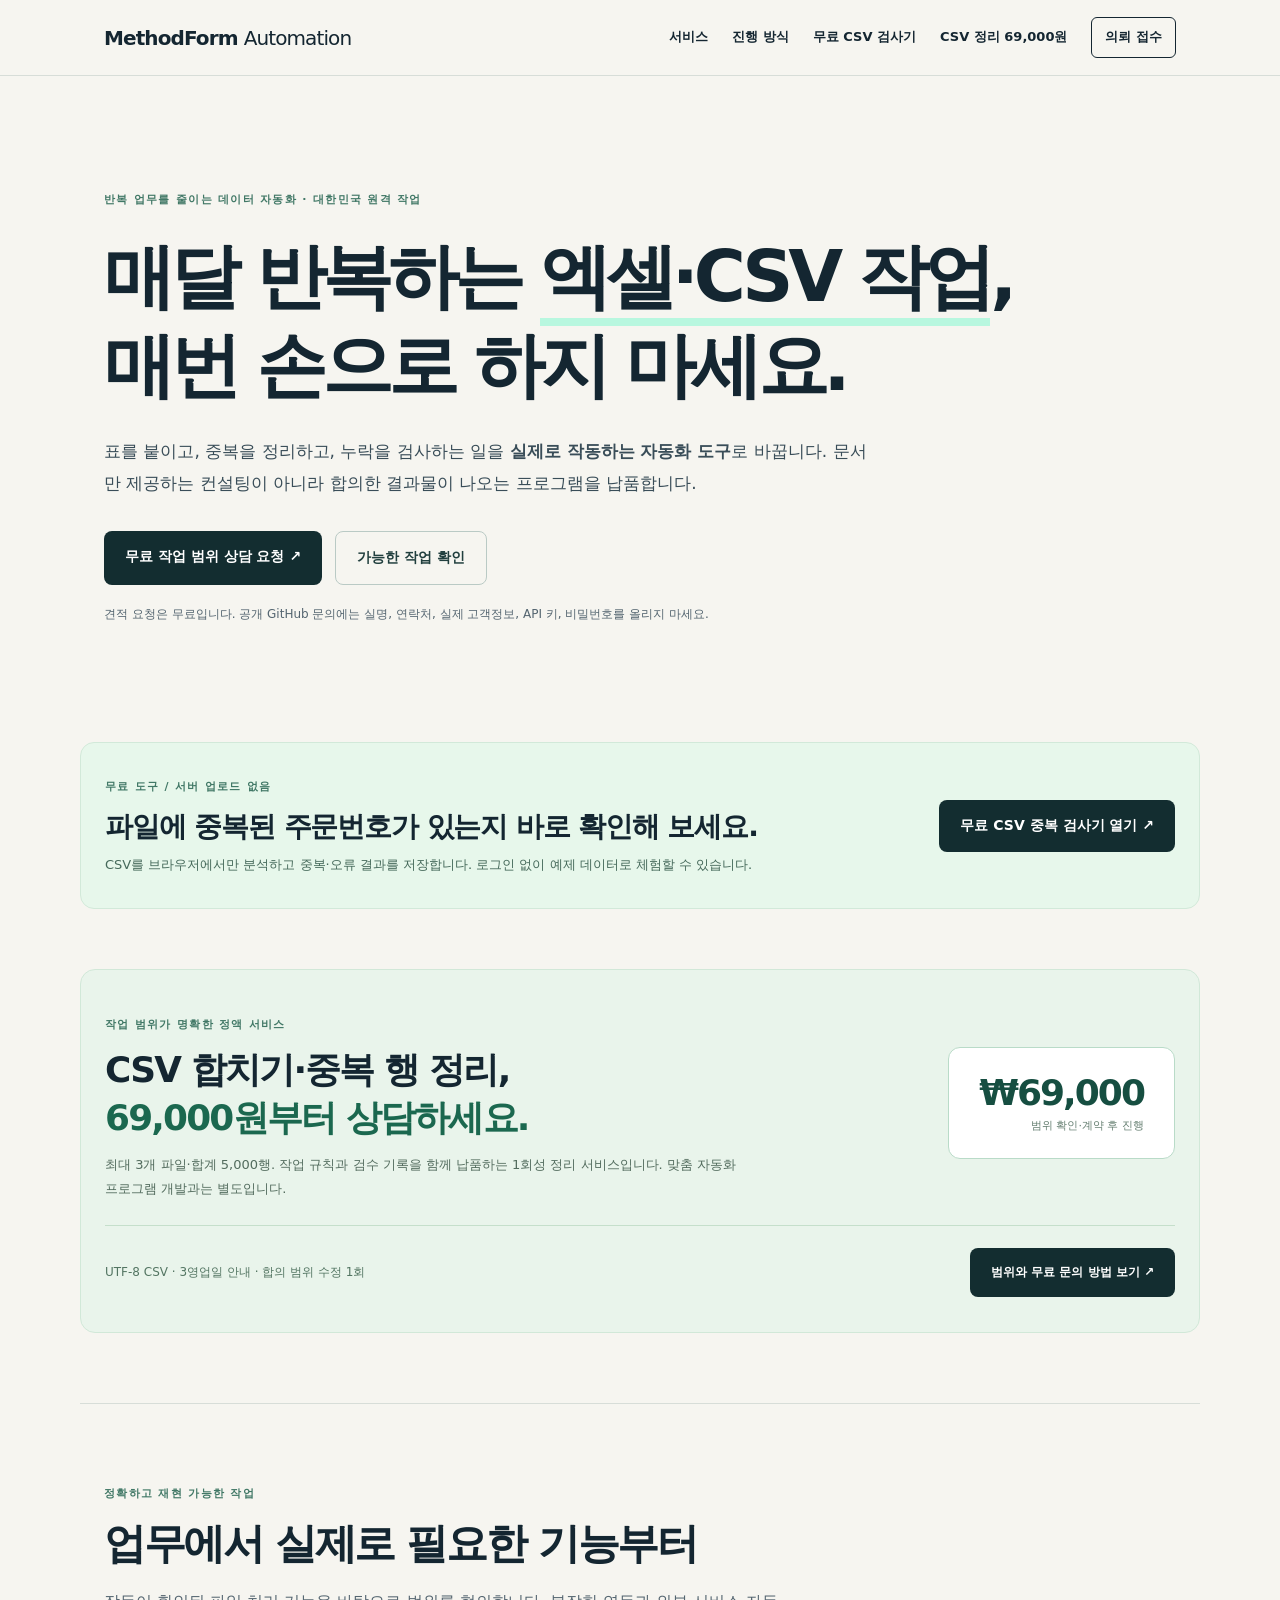
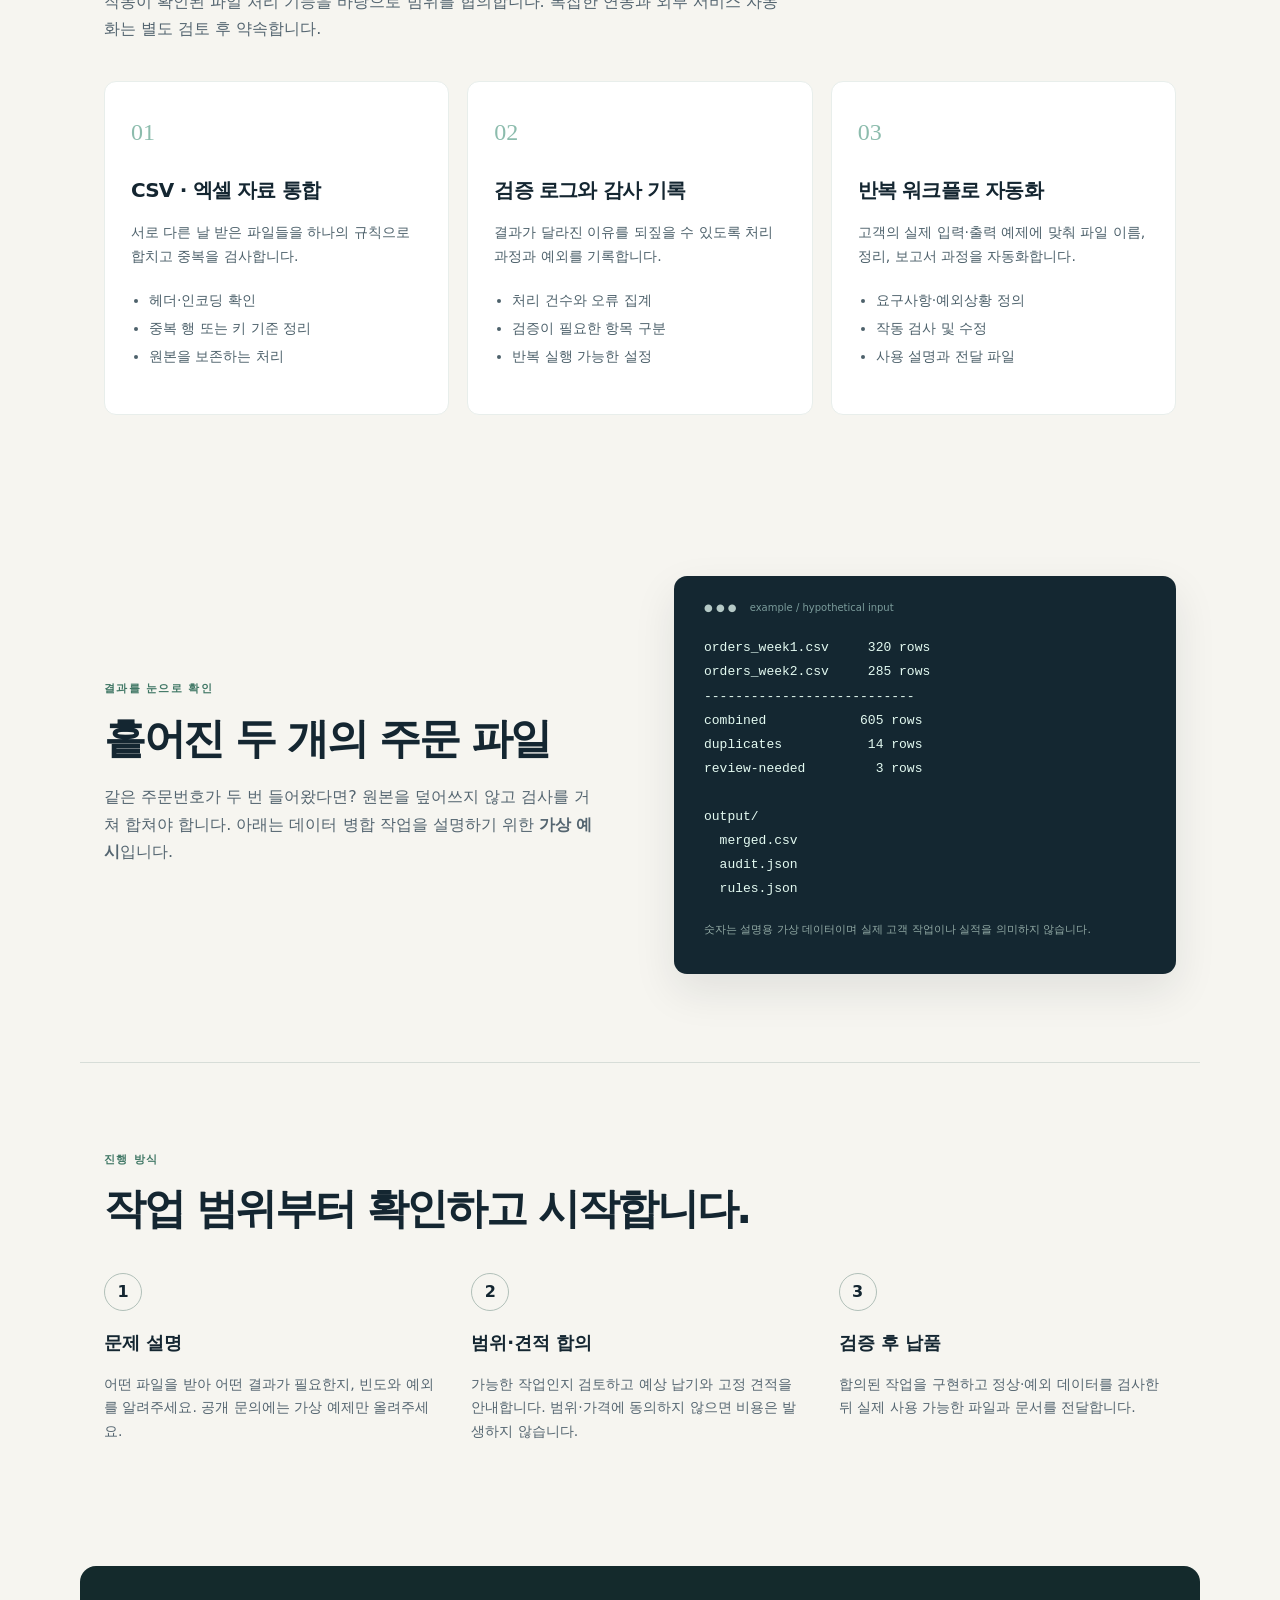
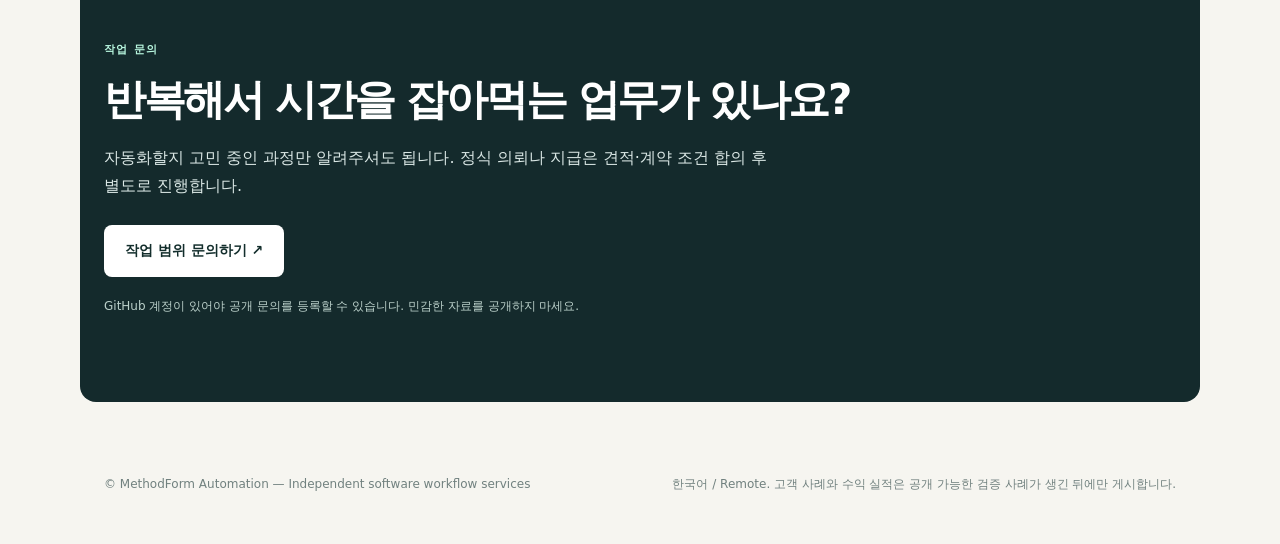
<file: index.html>
<!doctype html>
<html lang="ko">
<head>
<meta charset="utf-8">
<meta name="viewport" content="width=device-width, initial-scale=1">
<title>MethodForm Automation | 엑셀·CSV 반복업무 맞춤 자동화</title>
<meta name="description" content="반복되는 CSV 병합·중복 정리·데이터 검증·업무 보고서 작성을 실제 작동하는 자동화 도구로 해결합니다. 예제 데이터로 범위를 검증한 후 고정 견적을 안내합니다.">
<meta name="robots" content="index,follow">
<meta name="theme-color" content="#111d25">
<link rel="icon" type="image/svg+xml" href="favicon.svg">
<link rel="stylesheet" href="site.css">
</head>
<body>
<header class="top"><a class="logo" href="./">MethodForm <span>Automation</span></a><nav><a href="#service">서비스</a><a href="#process">진행 방식</a><a href="csv-checker.html">무료 CSV 검사기</a><a href="csv-merge-service.html">CSV 정리 69,000원</a><a class="nav-cta" href="https://github.com/Melon3215/methodform-automation/issues/new?template=service-request.yml">의뢰 접수</a></nav></header>
<main>
<section class="hero wrap">
  <p class="eyebrow">반복 업무를 줄이는 데이터 자동화 · 대한민국 원격 작업</p>
  <h1>매달 반복하는 <em>엑셀·CSV 작업</em>,<br>매번 손으로 하지 마세요.</h1>
  <p class="lead">표를 붙이고, 중복을 정리하고, 누락을 검사하는 일을 <strong>실제로 작동하는 자동화 도구</strong>로 바꿉니다. 문서만 제공하는 컨설팅이 아니라 합의한 결과물이 나오는 프로그램을 납품합니다.</p>
  <div class="actions"><a class="button main" href="https://github.com/Melon3215/methodform-automation/issues/new?template=service-request.yml">무료 작업 범위 상담 요청 <span aria-hidden="true">↗</span></a><a class="button quiet" href="#service">가능한 작업 확인</a></div>
  <p class="note">견적 요청은 무료입니다. 공개 GitHub 문의에는 실명, 연락처, 실제 고객정보, API 키, 비밀번호를 올리지 마세요.</p>
</section>
<section class="wrap free-tool-banner" aria-label="무료 CSV 검사기"><div><p class="eyebrow">무료 도구 / 서버 업로드 없음</p><h2>파일에 중복된 주문번호가 있는지 바로 확인해 보세요.</h2><p>CSV를 브라우저에서만 분석하고 중복·오류 결과를 저장합니다. 로그인 없이 예제 데이터로 체험할 수 있습니다.</p></div><a class="button main" href="csv-checker.html">무료 CSV 중복 검사기 열기 ↗</a></section>
<section class="wrap fixed-offer" aria-label="69,000원 CSV 정리 대행">
  <div class="fixed-offer-intro">
    <div><p class="eyebrow">작업 범위가 명확한 정액 서비스</p><h2>CSV 합치기·중복 행 정리,<br><strong>69,000원부터 상담하세요.</strong></h2><p>최대 3개 파일·합계 5,000행. 작업 규칙과 검수 기록을 함께 납품하는 1회성 정리 서비스입니다. 맞춤 자동화 프로그램 개발과는 별도입니다.</p></div>
    <div class="fixed-price"><strong>₩69,000</strong><span>범위 확인·계약 후 진행</span></div>
  </div>
  <div class="fixed-offer-foot"><span>UTF-8 CSV · 3영업일 안내 · 합의 범위 수정 1회</span><a class="button main" href="csv-merge-service.html">범위와 무료 문의 방법 보기 ↗</a></div>
</section>
<section class="proof wrap" id="service">
  <div class="section-head"><p class="eyebrow">정확하고 재현 가능한 작업</p><h2>업무에서 실제로 필요한 기능부터</h2><p>작동이 확인된 파일 처리 기능을 바탕으로 범위를 협의합니다. 복잡한 연동과 외부 서비스 자동화는 별도 검토 후 약속합니다.</p></div>
  <div class="tiles">
    <article><span class="index">01</span><h3>CSV · 엑셀 자료 통합</h3><p>서로 다른 날 받은 파일들을 하나의 규칙으로 합치고 중복을 검사합니다.</p><ul><li>헤더·인코딩 확인</li><li>중복 행 또는 키 기준 정리</li><li>원본을 보존하는 처리</li></ul></article>
    <article><span class="index">02</span><h3>검증 로그와 감사 기록</h3><p>결과가 달라진 이유를 되짚을 수 있도록 처리 과정과 예외를 기록합니다.</p><ul><li>처리 건수와 오류 집계</li><li>검증이 필요한 항목 구분</li><li>반복 실행 가능한 설정</li></ul></article>
    <article><span class="index">03</span><h3>반복 워크플로 자동화</h3><p>고객의 실제 입력·출력 예제에 맞춰 파일 이름, 정리, 보고서 과정을 자동화합니다.</p><ul><li>요구사항·예외상황 정의</li><li>작동 검사 및 수정</li><li>사용 설명과 전달 파일</li></ul></article>
  </div>
</section>
<section class="example wrap">
  <div><p class="eyebrow">결과를 눈으로 확인</p><h2>흩어진 두 개의 주문 파일</h2><p>같은 주문번호가 두 번 들어왔다면? 원본을 덮어쓰지 않고 검사를 거쳐 합쳐야 합니다. 아래는 데이터 병합 작업을 설명하기 위한 <strong>가상 예시</strong>입니다.</p></div>
  <div class="terminal"><div class="dots">● ● ● <span>example / hypothetical input</span></div><pre>orders_week1.csv     320 rows
orders_week2.csv     285 rows
---------------------------
combined            605 rows
duplicates           14 rows
review-needed         3 rows

output/
  merged.csv
  audit.json
  rules.json</pre><p>숫자는 설명용 가상 데이터이며 실제 고객 작업이나 실적을 의미하지 않습니다.</p></div>
</section>
<section class="process wrap" id="process"><div class="section-head"><p class="eyebrow">진행 방식</p><h2>작업 범위부터 확인하고 시작합니다.</h2></div><div class="steps"><div><b>1</b><h3>문제 설명</h3><p>어떤 파일을 받아 어떤 결과가 필요한지, 빈도와 예외를 알려주세요. 공개 문의에는 가상 예제만 올려주세요.</p></div><div><b>2</b><h3>범위·견적 합의</h3><p>가능한 작업인지 검토하고 예상 납기와 고정 견적을 안내합니다. 범위·가격에 동의하지 않으면 비용은 발생하지 않습니다.</p></div><div><b>3</b><h3>검증 후 납품</h3><p>합의된 작업을 구현하고 정상·예외 데이터를 검사한 뒤 실제 사용 가능한 파일과 문서를 전달합니다.</p></div></div></section>
<section class="bottom wrap"><p class="eyebrow">작업 문의</p><h2>반복해서 시간을 잡아먹는 업무가 있나요?</h2><p>자동화할지 고민 중인 과정만 알려주셔도 됩니다. 정식 의뢰나 지급은 견적·계약 조건 합의 후 별도로 진행합니다.</p><a class="button white" href="https://github.com/Melon3215/methodform-automation/issues/new?template=service-request.yml">작업 범위 문의하기 ↗</a><p class="note">GitHub 계정이 있어야 공개 문의를 등록할 수 있습니다. 민감한 자료를 공개하지 마세요.</p></section>
</main><footer class="wrap"><p>© MethodForm Automation — Independent software workflow services</p><p>한국어 / Remote. 고객 사례와 수익 실적은 공개 가능한 검증 사례가 생긴 뒤에만 게시합니다.</p></footer>
</body></html>
</file>
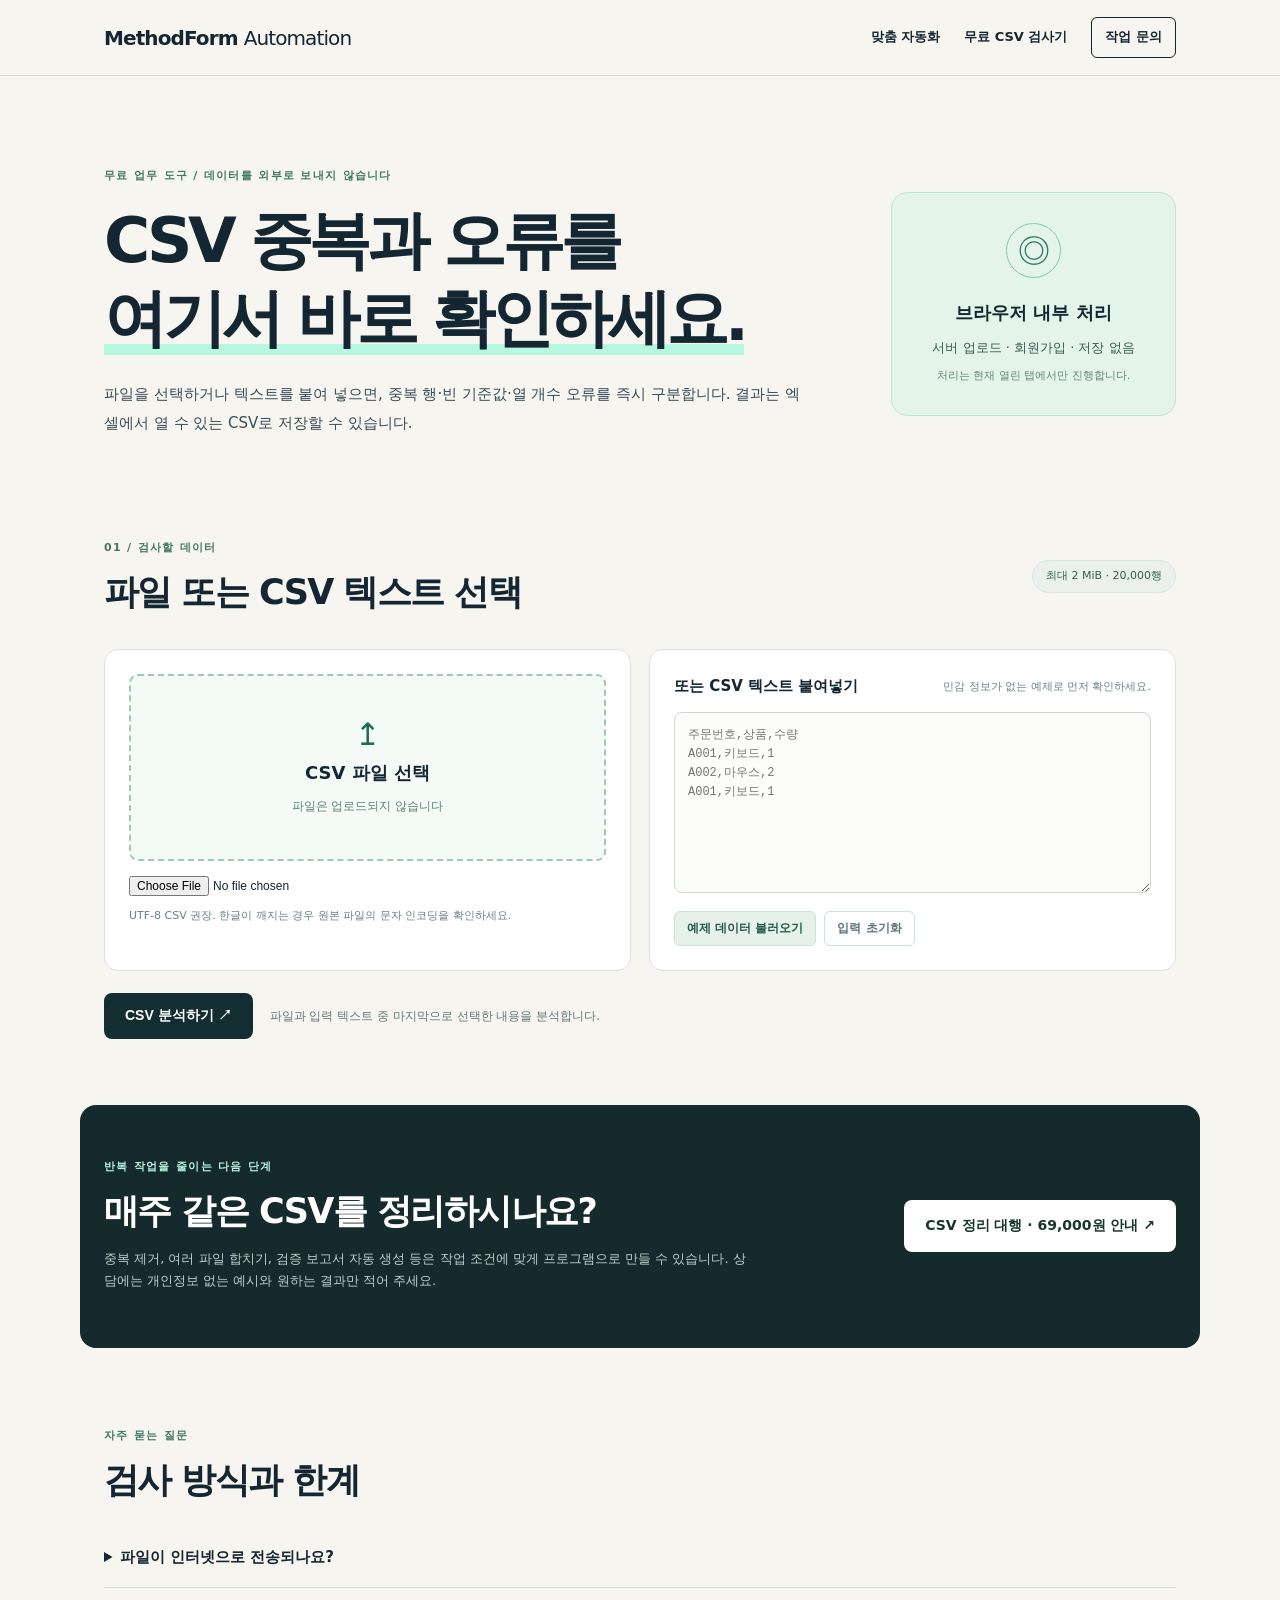
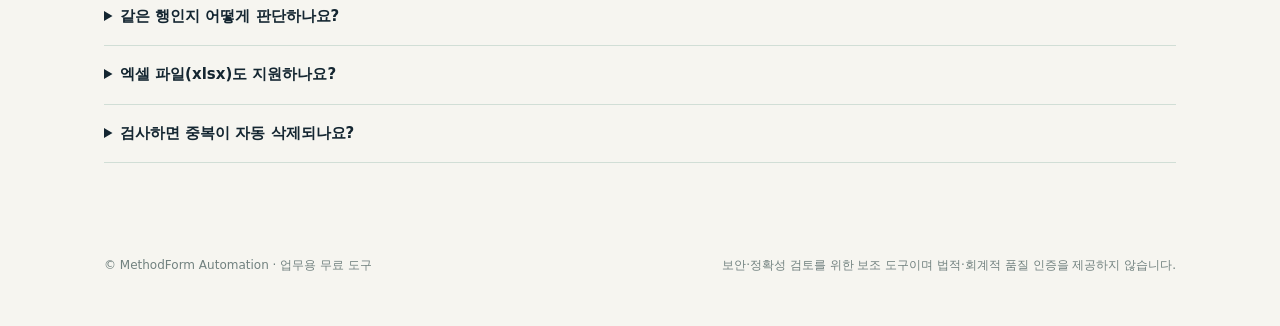
<file: csv-checker.html>
<!doctype html>
<html lang="ko">
<head>
<meta charset="utf-8">
<meta name="viewport" content="width=device-width, initial-scale=1">
<title>무료 CSV 중복·오류 검사기 | MethodForm Automation</title>
<meta name="description" content="설치·업로드 없이 CSV 파일의 중복 행과 열 개수 오류를 검사하고, 검토 결과를 CSV로 저장하세요. 모든 처리는 브라우저 안에서만 이루어집니다.">
<meta name="robots" content="index,follow">
<meta name="theme-color" content="#f6f5f0">
<link rel="canonical" href="https://melon3215.github.io/methodform-automation/csv-checker.html">
<link rel="icon" type="image/svg+xml" href="favicon.svg">
<link rel="stylesheet" href="site.css">
<link rel="stylesheet" href="checker.css">
<script type="module" src="checker.js"></script>
</head>
<body>
<header class="top"><a class="logo" href="./">MethodForm <span>Automation</span></a><nav aria-label="주요 메뉴"><a href="./#service">맞춤 자동화</a><a href="./csv-checker.html" aria-current="page">무료 CSV 검사기</a><a class="nav-cta" href="https://github.com/Melon3215/methodform-automation/issues/new?template=service-request.yml">작업 문의</a></nav></header>
<main>
<section class="checker-hero wrap">
  <div><p class="eyebrow">무료 업무 도구 / 데이터를 외부로 보내지 않습니다</p><h1>CSV 중복과 오류를<br><em>여기서 바로 확인하세요.</em></h1><p class="lead">파일을 선택하거나 텍스트를 붙여 넣으면, 중복 행·빈 기준값·열 개수 오류를 즉시 구분합니다. 결과는 엑셀에서 열 수 있는 CSV로 저장할 수 있습니다.</p></div>
  <div class="privacy-mark"><span class="privacy-icon" aria-hidden="true">◎</span><strong>브라우저 내부 처리</strong><span>서버 업로드 · 회원가입 · 저장 없음</span><small>처리는 현재 열린 탭에서만 진행합니다.</small></div>
</section>
<section class="tool wrap" aria-labelledby="tool-title">
  <div class="tool-head"><div><p class="eyebrow">01 / 검사할 데이터</p><h2 id="tool-title">파일 또는 CSV 텍스트 선택</h2></div><span class="limit-chip">최대 2 MiB · 20,000행</span></div>
  <div class="input-grid">
    <div class="upload-card"><label for="csv-file" class="upload-label"><span aria-hidden="true" class="upload-icon">↥</span><strong>CSV 파일 선택</strong><span>파일은 업로드되지 않습니다</span></label><input id="csv-file" type="file" accept=".csv,text/csv,text/plain" aria-describedby="file-help"><p id="file-help" class="minor">UTF-8 CSV 권장. 한글이 깨지는 경우 원본 파일의 문자 인코딩을 확인하세요.</p></div>
    <div class="paste-card"><label for="csv-text"><strong>또는 CSV 텍스트 붙여넣기</strong><span class="minor">민감 정보가 없는 예제로 먼저 확인하세요.</span></label><textarea id="csv-text" rows="8" spellcheck="false" placeholder="주문번호,상품,수량&#10;A001,키보드,1&#10;A002,마우스,2&#10;A001,키보드,1"></textarea><div class="small-actions"><button type="button" id="sample" class="minor-button">예제 데이터 불러오기</button><button type="button" id="clear" class="minor-button ghost">입력 초기화</button></div></div>
  </div>
  <div class="tool-actions"><button type="button" id="inspect" class="button main">CSV 분석하기 <span aria-hidden="true">↗</span></button><span id="input-message" role="status" aria-live="polite">파일과 입력 텍스트 중 마지막으로 선택한 내용을 분석합니다.</span></div>
</section>
<section id="results" class="results wrap" aria-labelledby="result-title" hidden>
  <div class="result-heading"><div><p class="eyebrow">02 / 데이터 검사 결과</p><h2 id="result-title">행별 검사 리포트</h2></div><button type="button" id="download" class="button quiet">검사 결과 CSV 저장 ↓</button></div>
  <div class="stat-grid">
    <article><span>검사한 데이터 행</span><strong id="total">—</strong></article>
    <article><span>중복 행</span><strong id="duplicate">—</strong></article>
    <article><span>열 개수 불일치</span><strong id="bad-columns">—</strong></article>
    <article><span>기준 열 빈칸</span><strong id="empty-key">—</strong></article>
  </div>
  <div class="review-settings"><div><h3>중복 확인 기준 열</h3><p>선택한 열의 값을 기준으로 비교합니다. 앞뒤 공백과 영문 대소문자 차이는 무시합니다.</p></div><fieldset id="key-fields"><legend class="sr-only">중복 확인 기준 열 선택</legend></fieldset></div>
  <div class="table-header"><p id="result-summary" role="status" aria-live="polite"></p><label for="status-filter">행 필터 <select id="status-filter"><option value="all">전체</option><option value="중복">중복</option><option value="열 개수 불일치">열 개수 불일치</option><option value="기준 열 빈칸">기준 열 빈칸</option><option value="정상">정상</option></select></label></div>
  <div class="table-scroll" tabindex="0" role="region" aria-label="검사 결과 표, 가로 스크롤 가능"><table><thead id="result-head"></thead><tbody id="result-body"></tbody></table></div>
  <div class="table-foot"><span>화면에는 최대 20개 행만 표시하며, 저장 파일에는 전체 검사 결과가 포함됩니다.</span><span>중복 행의 ‘최초행’은 원본 파일의 첫 발견 위치입니다.</span></div>
</section>
<section class="checker-cta wrap">
  <div><p class="eyebrow">반복 작업을 줄이는 다음 단계</p><h2>매주 같은 CSV를 정리하시나요?</h2><p>중복 제거, 여러 파일 합치기, 검증 보고서 자동 생성 등은 작업 조건에 맞게 프로그램으로 만들 수 있습니다. 상담에는 개인정보 없는 예시와 원하는 결과만 적어 주세요.</p></div>
  <a class="button white" href="csv-merge-service.html">CSV 정리 대행 · 69,000원 안내 ↗</a>
</section>
<section class="faq wrap" aria-labelledby="faq-title"><p class="eyebrow">자주 묻는 질문</p><h2 id="faq-title">검사 방식과 한계</h2><details><summary>파일이 인터넷으로 전송되나요?</summary><p>아니요. 이 검사기는 파일의 내용을 브라우저에서만 읽습니다. 검사 결과를 서버에 보내거나 저장하지 않으며, 탭을 닫으면 분석 내용은 사라집니다. 민감한 파일은 사용 환경과 브라우저 확장 프로그램도 확인하세요.</p></details><details><summary>같은 행인지 어떻게 판단하나요?</summary><p>선택한 기준 열들의 값이 같은지를 확인합니다. 공백·영문 대소문자·호환 문자 차이를 정규화합니다. 두 번째 등장부터 중복으로 표시합니다. 열 개수가 다른 행과 기준값이 비어 있는 행은 따로 표시합니다.</p></details><details><summary>엑셀 파일(xlsx)도 지원하나요?</summary><p>현재는 쉼표·탭·세미콜론 구분의 UTF-8 텍스트 CSV만 지원합니다. Excel에서 ‘CSV UTF-8’로 저장해 검사하세요. 복잡한 엑셀 자동화는 맞춤 문의를 이용해 주세요.</p></details><details><summary>검사하면 중복이 자동 삭제되나요?</summary><p>아니요. 원본 보존을 우선해 중복 여부와 최초 등장 행을 표시한 리포트만 저장합니다. 실제 삭제·병합 작업은 데이터별 기준과 확인 절차가 필요합니다.</p></details></section>
</main>
<footer class="wrap"><p>© MethodForm Automation · 업무용 무료 도구</p><p>보안·정확성 검토를 위한 보조 도구이며 법적·회계적 품질 인증을 제공하지 않습니다.</p></footer>
</body></html>
</file>
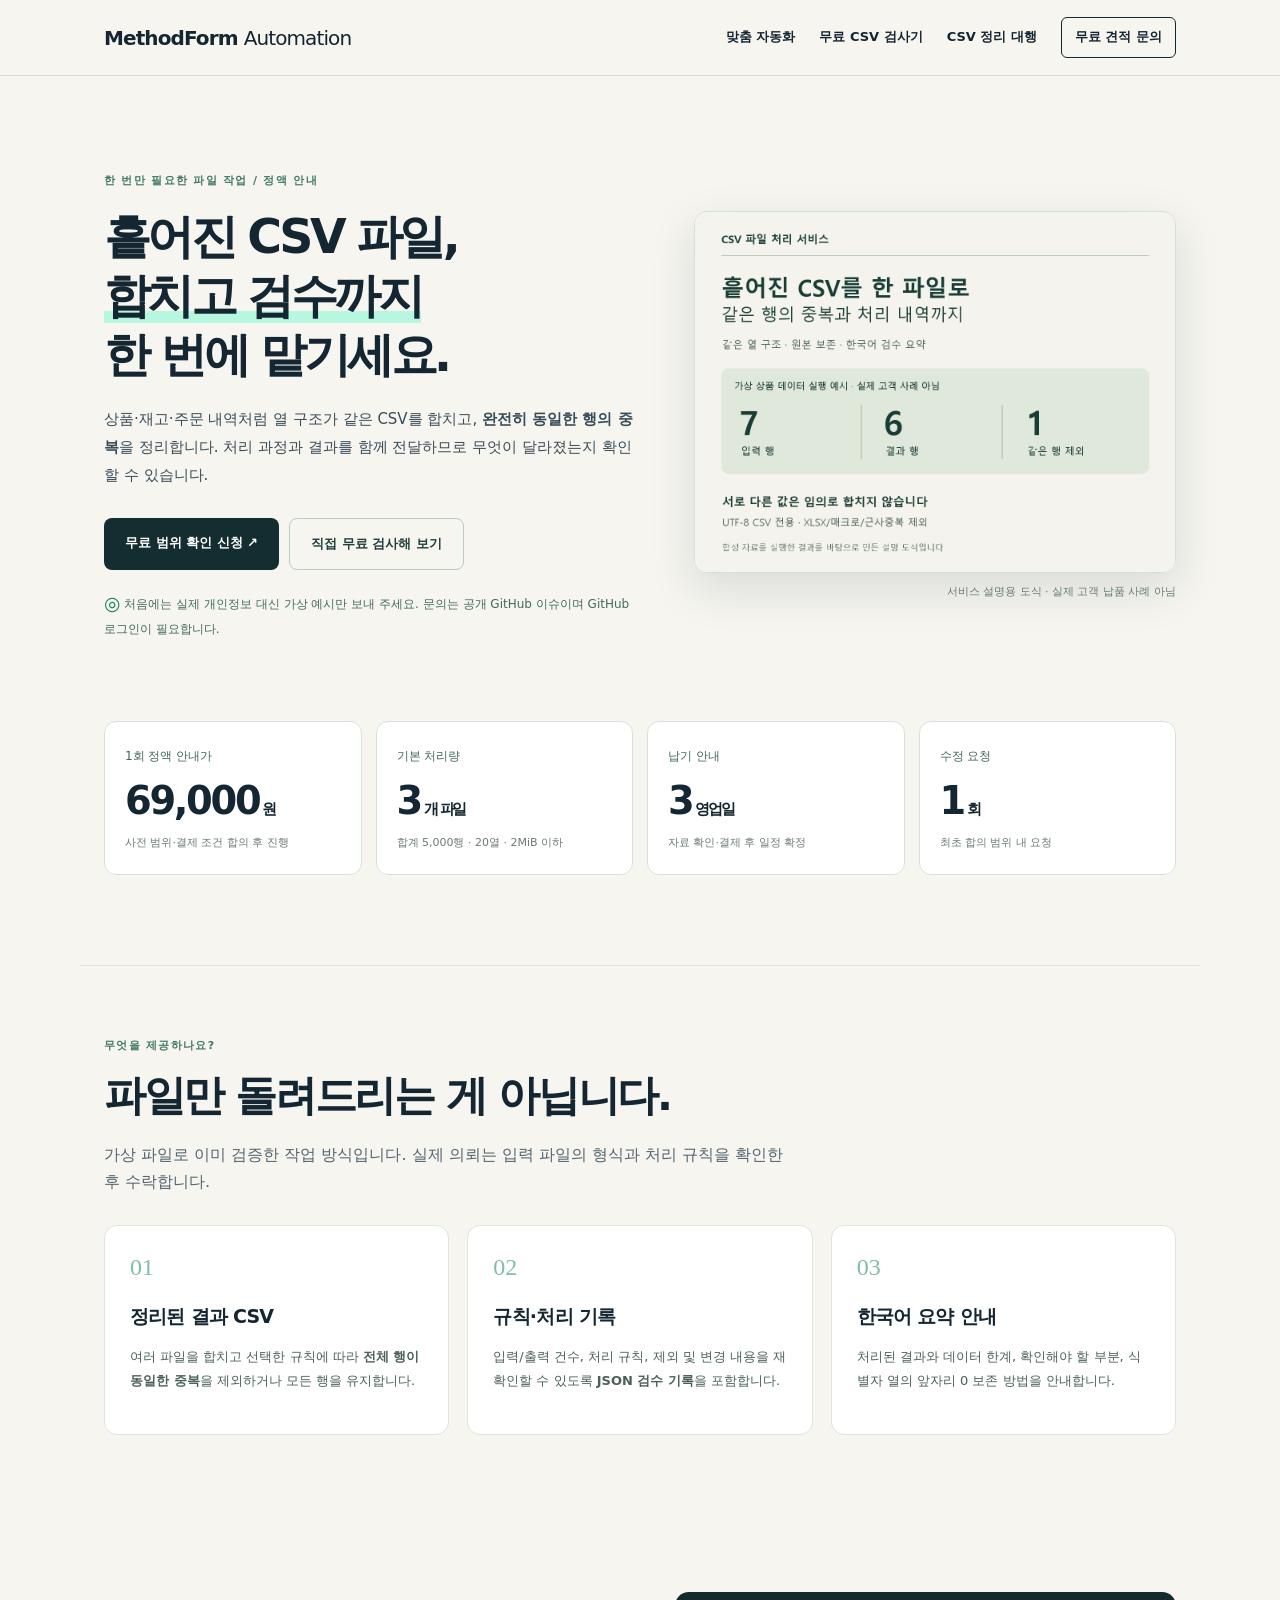
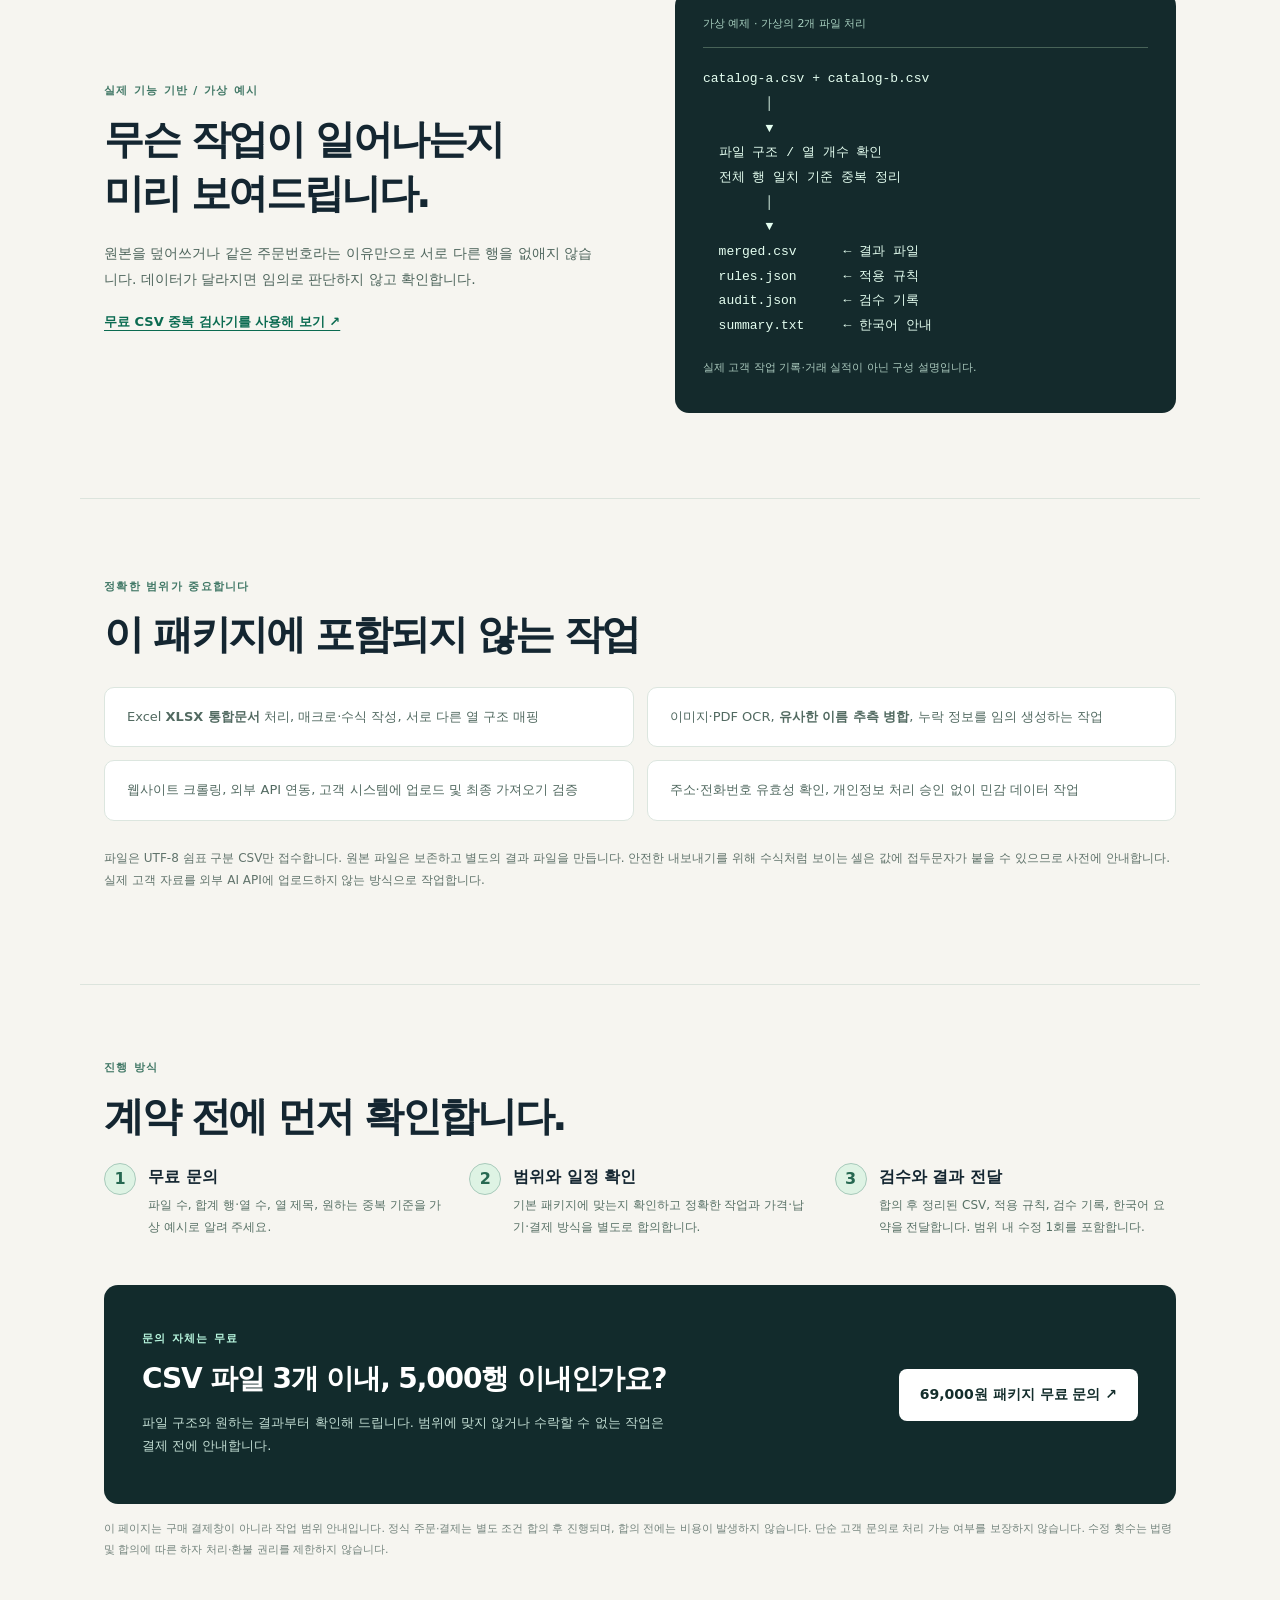
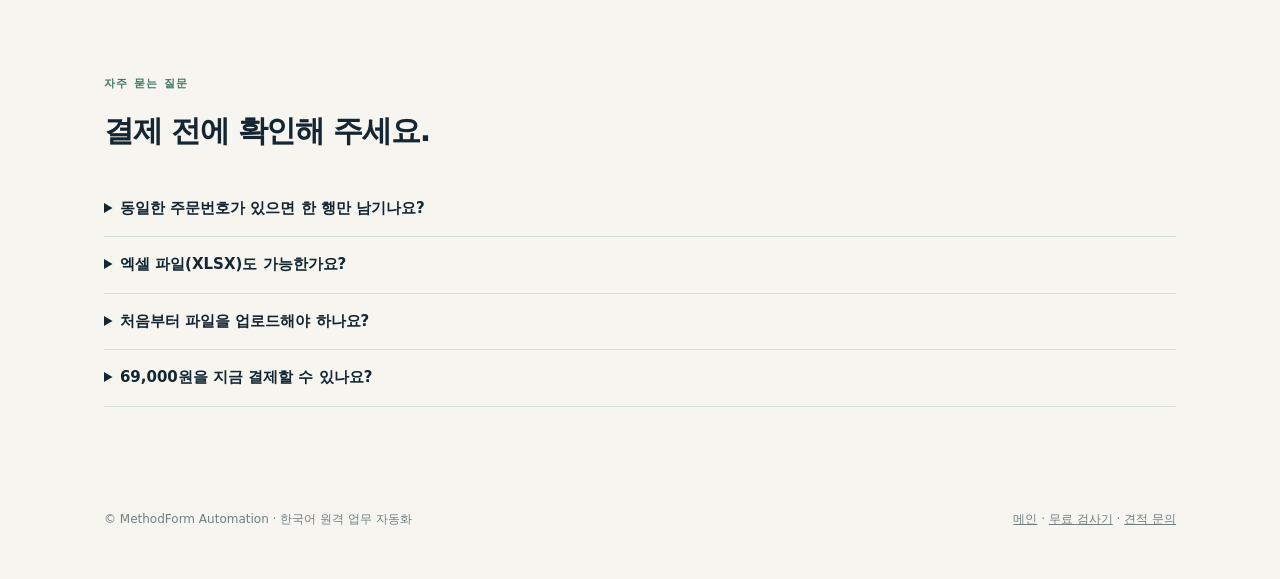
<file: csv-merge-service.html>
<!doctype html>
<html lang="ko">
<head>
<meta charset="utf-8">
<meta name="viewport" content="width=device-width, initial-scale=1">
<title>CSV 파일 합치기·중복 행 정리 대행 | 69,000원 | MethodForm</title>
<meta name="description" content="최대 CSV 3개·5,000행을 합치고 완전히 같은 중복 행을 정리합니다. 원본 보존, 검수 기록, 한국어 요약 제공. 정액 69,000원, 범위 확인 후 3영업일 납품.">
<meta name="robots" content="index,follow">
<meta name="theme-color" content="#f6f5f0">
<meta property="og:type" content="website">
<meta property="og:locale" content="ko_KR">
<meta property="og:title" content="CSV 파일 합치기·중복 정리 대행 | MethodForm">
<meta property="og:description" content="CSV 최대 3개·5,000행, 결과 CSV와 검수 기록까지. 69,000원 고정 서비스, 진행 가능 여부 확인 후 계약.">
<meta property="og:image" content="https://melon3215.github.io/methodform-automation/assets/csv-service-cover.png">
<link rel="canonical" href="https://melon3215.github.io/methodform-automation/csv-merge-service.html">
<link rel="icon" type="image/svg+xml" href="favicon.svg">
<link rel="stylesheet" href="site.css">
<link rel="stylesheet" href="offer.css">
<script type="application/ld+json">{"@context":"https://schema.org","@type":"Service","name":"CSV 파일 합치기 및 전체 중복 행 정리 대행","description":"CSV 최대 3개, 합계 5000행, 20열, 2MiB 이하인 UTF-8 CSV 파일의 병합과 전체 행 일치 기준 중복 정리 및 검수 기록 납품","provider":{"@type":"Organization","name":"MethodForm Automation","url":"https://melon3215.github.io/methodform-automation/"},"areaServed":{"@type":"Country","name":"South Korea"},"serviceType":"CSV 데이터 정리 대행","offers":{"@type":"Offer","price":"69000","priceCurrency":"KRW","description":"범위 확인 및 일정 협의, 결제 확정 후 제공하는 1회성 소규모 CSV 처리 대행"}}</script>
</head>
<body>
<header class="top"><a class="logo" href="./">MethodForm <span>Automation</span></a><nav aria-label="주요 메뉴"><a href="./#service">맞춤 자동화</a><a href="csv-checker.html">무료 CSV 검사기</a><a href="csv-merge-service.html" aria-current="page">CSV 정리 대행</a><a class="nav-cta" href="https://github.com/Melon3215/methodform-automation/issues/new?template=csv-merge-request.yml">무료 견적 문의</a></nav></header>
<main>
<section class="offer-hero wrap">
  <div class="offer-copy">
    <p class="eyebrow">한 번만 필요한 파일 작업 / 정액 안내</p>
    <h1>흩어진 CSV 파일,<br><em>합치고 검수까지</em><br>한 번에 맡기세요.</h1>
    <p class="lead">상품·재고·주문 내역처럼 열 구조가 같은 CSV를 합치고, <strong>완전히 동일한 행의 중복</strong>을 정리합니다. 처리 과정과 결과를 함께 전달하므로 무엇이 달라졌는지 확인할 수 있습니다.</p>
    <div class="offer-actions">
      <a class="button main" href="https://github.com/Melon3215/methodform-automation/issues/new?template=csv-merge-request.yml">무료 범위 확인 신청 ↗</a>
      <a class="button quiet" href="csv-checker.html">직접 무료 검사해 보기</a>
    </div>
    <p class="privacy-note"><span aria-hidden="true">◎</span> 처음에는 실제 개인정보 대신 가상 예시만 보내 주세요. 문의는 공개 GitHub 이슈이며 GitHub 로그인이 필요합니다.</p>
  </div>
  <div class="offer-visual">
    <img src="assets/csv-service-cover.png" alt="CSV 파일 여러 개를 합쳐 처리 결과와 검수 기록을 전달하는 서비스 설명 도식. 실제 고객 사례는 아닙니다." width="1200" height="900">
    <span>서비스 설명용 도식 · 실제 고객 납품 사례 아님</span>
  </div>
</section>
<section class="wrap offer-facts" aria-label="서비스 가격과 범위">
  <div><span>1회 정액 안내가</span><strong>69,000<small>원</small></strong><p>사전 범위·결제 조건 합의 후 진행</p></div>
  <div><span>기본 처리량</span><strong>3<small>개 파일</small></strong><p>합계 5,000행 · 20열 · 2MiB 이하</p></div>
  <div><span>납기 안내</span><strong>3<small>영업일</small></strong><p>자료 확인·결제 후 일정 확정</p></div>
  <div><span>수정 요청</span><strong>1<small>회</small></strong><p>최초 합의 범위 내 요청</p></div>
</section>
<section class="offer-content wrap" id="scope"><div class="section-head"><p class="eyebrow">무엇을 제공하나요?</p><h2>파일만 돌려드리는 게 아닙니다.</h2><p>가상 파일로 이미 검증한 작업 방식입니다. 실제 의뢰는 입력 파일의 형식과 처리 규칙을 확인한 후 수락합니다.</p></div>
<div class="deliverables">
 <article><span class="offer-number">01</span><h3>정리된 결과 CSV</h3><p>여러 파일을 합치고 선택한 규칙에 따라 <strong>전체 행이 동일한 중복</strong>을 제외하거나 모든 행을 유지합니다.</p></article>
 <article><span class="offer-number">02</span><h3>규칙·처리 기록</h3><p>입력/출력 건수, 처리 규칙, 제외 및 변경 내용을 재확인할 수 있도록 <strong>JSON 검수 기록</strong>을 포함합니다.</p></article>
 <article><span class="offer-number">03</span><h3>한국어 요약 안내</h3><p>처리된 결과와 데이터 한계, 확인해야 할 부분, 식별자 열의 앞자리 0 보존 방법을 안내합니다.</p></article>
</div></section>
<section class="offer-example wrap"><div><p class="eyebrow">실제 기능 기반 / 가상 예시</p><h2>무슨 작업이 일어나는지<br>미리 보여드립니다.</h2><p>원본을 덮어쓰거나 같은 주문번호라는 이유만으로 서로 다른 행을 없애지 않습니다. 데이터가 달라지면 임의로 판단하지 않고 확인합니다.</p><a href="csv-checker.html" class="text-link">무료 CSV 중복 검사기를 사용해 보기 ↗</a></div>
<div class="code-demo"><div class="terminal-title">가상 예제 · 가상의 2개 파일 처리</div><pre>catalog-a.csv + catalog-b.csv
        │
        ▼
  파일 구조 / 열 개수 확인
  전체 행 일치 기준 중복 정리
        │
        ▼
  merged.csv      ← 결과 파일
  rules.json      ← 적용 규칙
  audit.json      ← 검수 기록
  summary.txt     ← 한국어 안내</pre><p>실제 고객 작업 기록·거래 실적이 아닌 구성 설명입니다.</p></div></section>
<section class="wrap offer-boundary"><div class="section-head"><p class="eyebrow">정확한 범위가 중요합니다</p><h2>이 패키지에 포함되지 않는 작업</h2></div><div class="boundary-grid"><p>Excel <strong>XLSX 통합문서</strong> 처리, 매크로·수식 작성, 서로 다른 열 구조 매핑</p><p>이미지·PDF OCR, <strong>유사한 이름 추측 병합</strong>, 누락 정보를 임의 생성하는 작업</p><p>웹사이트 크롤링, 외부 API 연동, 고객 시스템에 업로드 및 최종 가져오기 검증</p><p>주소·전화번호 유효성 확인, 개인정보 처리 승인 없이 민감 데이터 작업</p></div><p class="boundary-note">파일은 UTF-8 쉼표 구분 CSV만 접수합니다. 원본 파일은 보존하고 별도의 결과 파일을 만듭니다. 안전한 내보내기를 위해 수식처럼 보이는 셀은 값에 접두문자가 붙을 수 있으므로 사전에 안내합니다. 실제 고객 자료를 외부 AI API에 업로드하지 않는 방식으로 작업합니다.</p></section>
<section class="wrap offer-order" id="request"><div class="section-head"><p class="eyebrow">진행 방식</p><h2>계약 전에 먼저 확인합니다.</h2></div><ol><li><span>1</span><div><strong>무료 문의</strong><p>파일 수, 합계 행·열 수, 열 제목, 원하는 중복 기준을 가상 예시로 알려 주세요.</p></div></li><li><span>2</span><div><strong>범위와 일정 확인</strong><p>기본 패키지에 맞는지 확인하고 정확한 작업과 가격·납기·결제 방식을 별도로 합의합니다.</p></div></li><li><span>3</span><div><strong>검수와 결과 전달</strong><p>합의 후 정리된 CSV, 적용 규칙, 검수 기록, 한국어 요약을 전달합니다. 범위 내 수정 1회를 포함합니다.</p></div></li></ol>
<div class="offer-cta"><div><p class="eyebrow">문의 자체는 무료</p><h3>CSV 파일 3개 이내, 5,000행 이내인가요?</h3><p>파일 구조와 원하는 결과부터 확인해 드립니다. 범위에 맞지 않거나 수락할 수 없는 작업은 결제 전에 안내합니다.</p></div><a class="button white" href="https://github.com/Melon3215/methodform-automation/issues/new?template=csv-merge-request.yml">69,000원 패키지 무료 문의 ↗</a></div>
<p class="terms">이 페이지는 구매 결제창이 아니라 작업 범위 안내입니다. 정식 주문·결제는 별도 조건 합의 후 진행되며, 합의 전에는 비용이 발생하지 않습니다. 단순 고객 문의로 처리 가능 여부를 보장하지 않습니다. 수정 횟수는 법령 및 합의에 따른 하자 처리·환불 권리를 제한하지 않습니다.</p></section>
<section class="faq wrap"><p class="eyebrow">자주 묻는 질문</p><h2>결제 전에 확인해 주세요.</h2><details><summary>동일한 주문번호가 있으면 한 행만 남기나요?</summary><p>아니요. 기본 패키지는 <strong>전체 열의 값이 같은 행</strong>을 중복으로 판단합니다. 주문번호가 같더라도 다른 항목이 있으면 임의 삭제하지 않습니다.</p></details><details><summary>엑셀 파일(XLSX)도 가능한가요?</summary><p>이 정액 서비스는 UTF-8 CSV 전용입니다. 엑셀에서 CSV UTF-8로 저장한 파일로 가능 여부를 확인할 수 있습니다. 별도 Excel 자동화는 맞춤 문의가 필요합니다.</p></details><details><summary>처음부터 파일을 업로드해야 하나요?</summary><p>아니요. 먼저 가상 예제 5행과 열 제목, 파일 수만 알려주세요. 공개 GitHub 이슈에 개인정보·사내자료·결제정보를 올리면 안 됩니다.</p></details><details><summary>69,000원을 지금 결제할 수 있나요?</summary><p>아직 직접 결제 버튼은 제공하지 않습니다. 작업 가능 여부와 일정을 확인하고 결제 방식 및 조건을 합의한 뒤 진행합니다. 요청서 접수만으로 계약이 체결되지는 않습니다.</p></details></section>
</main><footer class="wrap"><p>© MethodForm Automation · 한국어 원격 업무 자동화</p><p><a href="./">메인</a> · <a href="csv-checker.html">무료 검사기</a> · <a href="https://github.com/Melon3215/methodform-automation/issues/new?template=csv-merge-request.yml">견적 문의</a></p></footer>
</body></html>
</file>
<file: site.css>
:root{--ink:#142631;--teal:#b8f7df;--cream:#f6f5f0;--white:#fff;--muted:#546570;--line:#d7ddd8}*{box-sizing:border-box}html{scroll-behavior:smooth}body{margin:0;font-family:"Pretendard","Noto Sans KR",Apple SD Gothic Neo,system-ui,sans-serif;color:var(--ink);background:var(--cream);line-height:1.7}.wrap{max-width:1120px;padding-left:24px;padding-right:24px;margin-left:auto;margin-right:auto}.top{height:76px;padding:0 max(24px,calc((100% - 1120px)/2 + 24px));background:var(--cream);display:flex;justify-content:space-between;align-items:center;border-bottom:1px solid var(--line)}.logo{text-decoration:none;font-size:20px;font-weight:800;color:var(--ink);letter-spacing:-.045em}.logo span{font-weight:450}.top nav{display:flex;gap:24px;align-items:center}.top nav a{text-decoration:none;font-size:13px;color:var(--ink);font-weight:600}.top nav .nav-cta{border:1px solid var(--ink);padding:8px 13px;border-radius:6px}.eyebrow{color:#417866;text-transform:uppercase;letter-spacing:.12em;font-size:11px;font-weight:800}.hero{padding-top:104px;padding-bottom:106px}.hero h1{font-size:clamp(35px,5.9vw,71px);line-height:1.26;letter-spacing:-.07em;margin:22px 0 24px;font-weight:850}.hero em{font-style:normal;border-bottom:8px solid var(--teal)}.lead{max-width:770px;color:#394d58;font-size:17px;line-height:1.9}.actions{display:flex;gap:13px;flex-wrap:wrap;margin-top:32px}.button{display:inline-block;text-decoration:none;font-size:14px;font-weight:800;border-radius:8px;padding:14px 21px;transition:transform .12s ease,box-shadow .12s ease}.button:hover{transform:translateY(-2px)}.button.main{background:#132d30;color:#fff}.button.quiet{border:1px solid #bacac5;color:#213f3e}.note{color:var(--muted);font-size:12px;margin-top:19px}.free-tool-banner{padding-top:24px;padding-bottom:24px;display:flex;justify-content:space-between;align-items:center;gap:24px;background:#e7f7eb;border:1px solid #d2e9d9;border-radius:14px;margin-bottom:60px}.free-tool-banner h2{font-size:clamp(20px,2.3vw,28px);line-height:1.35;letter-spacing:-.04em;margin:5px 0}.free-tool-banner p:not(.eyebrow){font-size:13px;color:#45695a;margin:8px 0}.free-tool-banner .button{white-space:nowrap}@media(max-width:800px){.free-tool-banner{flex-direction:column;align-items:flex-start;margin-left:15px;margin-right:15px}.free-tool-banner .button{white-space:normal}}.proof{padding-top:70px;padding-bottom:85px;border-top:1px solid var(--line)}.section-head h2,.example h2,.process h2,.bottom h2{letter-spacing:-.055em;font-size:clamp(25px,3.5vw,42px);line-height:1.35;margin:12px 0}.section-head p:not(.eyebrow){max-width:680px;color:var(--muted)}.tiles{display:grid;grid-template-columns:repeat(3,1fr);gap:18px;margin-top:38px}.tiles article{background:#fff;padding:30px 26px;border-radius:12px;border:1px solid #e8eeeb;min-height:320px}.index{font-family:Georgia,serif;font-size:24px;color:#8cbcad}.tiles h3{font-size:20px;margin:21px 0 6px;letter-spacing:-.04em}.tiles p,.tiles li{font-size:14px;color:#4d616b}.tiles ul{padding-left:18px;margin-top:20px}.tiles li{margin-bottom:4px}.example{padding-top:76px;padding-bottom:88px;display:grid;grid-template-columns:1fr 1fr;gap:68px;align-items:center}.example p:not(.eyebrow){color:var(--muted)}.terminal{background:#142731;color:#e4fbf2;border-radius:13px;padding:23px 30px;box-shadow:0 17px 43px #17252618}.terminal pre{font-family:ui-monospace,Consolas,monospace;font-size:13px;line-height:1.85;overflow:auto;margin:20px 0}.terminal .dots{color:#b5c9c6;font-size:10px}.dots span{margin-left:10px;color:#7b9c9b}.terminal p{color:#92aaa5!important;font-size:11px}.process{padding-top:77px;padding-bottom:108px;border-top:1px solid var(--line)}.steps{display:grid;grid-template-columns:repeat(3,1fr);gap:30px;margin-top:35px}.steps b{display:inline-flex;width:38px;height:38px;border:1px solid #b1c0b9;justify-content:center;align-items:center;border-radius:50%}.steps h3{font-size:18px;margin:17px 0 8px}.steps p{font-size:14px;color:var(--muted)}.bottom{padding-top:64px;padding-bottom:74px;background:#142a2c;color:#fff;border-radius:16px;margin-bottom:60px}.bottom .eyebrow{color:#b8f7df}.bottom h2{font-size:clamp(29px,3.5vw,42px)}.bottom p{max-width:675px;color:#dae7e5}.bottom .button.white{background:white;color:#132e2c;margin-top:10px}.bottom .note{color:#bbd0ca}footer{display:flex;gap:30px;justify-content:space-between;font-size:12px;color:#71817f;padding-bottom:38px}@media(max-width:800px){.top nav a:not(.nav-cta){display:none}.hero{padding-top:65px;padding-bottom:70px}.tiles{grid-template-columns:1fr}.tiles article{min-height:unset}.example{grid-template-columns:1fr;gap:15px;padding-top:30px}.steps{grid-template-columns:1fr}.bottom{border-radius:0}.hero em{border-bottom-width:4px}footer{display:block}}

/* Scoped paid CSV service on the existing public storefront. */
.fixed-offer{background:#e9f4eb;border:1px solid #d1e8d8;border-radius:15px;padding-top:35px;padding-bottom:35px;margin-bottom:70px}
.fixed-offer-intro{display:flex;align-items:center;justify-content:space-between;gap:30px}
.fixed-offer h2{font-size:clamp(22px,2.8vw,36px);letter-spacing:-.05em;line-height:1.35;margin:7px 0 11px}
.fixed-offer h2 strong{color:#1b684f}
.fixed-offer-intro p:not(.eyebrow){max-width:640px;font-size:13px;color:#536c5e;line-height:1.85;margin:0}
.fixed-price{border:1px solid #b9dbc8;background:#fff;padding:22px 30px;flex-shrink:0;text-align:right;border-radius:12px}
.fixed-price strong{font-size:36px;letter-spacing:-.055em;color:#164e41;display:block;line-height:1.3}
.fixed-price span{display:block;color:#647e70;font-size:11px}
.fixed-offer-foot{display:flex;align-items:center;justify-content:space-between;gap:18px;border-top:1px solid #c5dfcb;padding-top:22px;margin-top:24px}
.fixed-offer-foot>span{font-size:12px;color:#537562}
.fixed-offer-foot .button{font-size:12px}
@media(max-width:800px){.fixed-offer{margin-left:15px;margin-right:15px;padding:25px 20px}.fixed-offer-intro{align-items:flex-start;flex-direction:column}.fixed-price{width:100%;text-align:left;padding:15px 20px}.fixed-offer-foot{align-items:flex-start;flex-direction:column}.fixed-offer-foot .button{width:100%;text-align:center}}
</file>
<file: checker.css>
.checker-hero{padding-top:80px;padding-bottom:76px;display:grid;grid-template-columns:minmax(0,1fr) 285px;align-items:center;gap:50px}.checker-hero h1{font-size:clamp(36px,5vw,63px);line-height:1.25;letter-spacing:-.07em;margin:16px 0 21px}.checker-hero h1 em{font-style:normal;box-shadow:inset 0 -11px #b8f7df}.checker-hero .lead{font-size:15px;max-width:710px}.privacy-mark{padding:30px 22px;background:#e4f4e9;border:1px solid #c3e6d4;border-radius:16px;display:flex;align-items:center;flex-direction:column;gap:8px;text-align:center}.privacy-icon{display:grid;place-items:center;border:1px solid #81c9b0;width:55px;height:55px;border-radius:50%;font-size:32px;font-family:serif;color:#2b7864}.privacy-mark strong{font-size:18px;margin-top:12px}.privacy-mark span:not(.privacy-icon){font-size:13px;color:#385b53}.privacy-mark small{font-size:11px;color:#64867d}.tool{padding-bottom:66px}.tool-head,.result-heading{display:flex;align-items:center;justify-content:space-between;gap:20px;margin-bottom:25px}.tool h2,.results h2,.checker-cta h2,.faq h2{letter-spacing:-.045em;font-size:clamp(25px,3vw,35px);line-height:1.35;margin:8px 0}.limit-chip{background:#eaf1ed;border:1px solid #d7e6df;padding:6px 13px;border-radius:99px;font-size:11px;color:#385e51;white-space:nowrap}.input-grid{display:grid;grid-template-columns:1fr 1fr;gap:18px}.upload-card,.paste-card{border:1px solid #dae2df;background:white;padding:24px;border-radius:14px;min-width:0}.upload-label{min-height:187px;display:flex;align-items:center;justify-content:center;flex-direction:column;gap:8px;border-radius:9px;border:2px dashed #9dcab5;background:#f4fbf7;cursor:pointer}.upload-label:hover{background:#eaf8f0}.upload-label:focus-within{outline:3px solid #76bfaa}.upload-icon{font-size:31px;line-height:1;color:#236b56}.upload-label strong{font-size:18px}.upload-label span:last-child{font-size:12px;color:#5d8172}.upload-card input{display:block;width:100%;margin:15px 0 0;font-size:12px}.minor{font-size:11px;color:#6b8086;line-height:1.6}.paste-card label{display:flex;align-items:center;justify-content:space-between;gap:12px;margin-bottom:12px}.paste-card label strong{font-size:15px}.paste-card textarea{width:100%;min-height:175px;resize:vertical;border:1px solid #cdd8d4;border-radius:8px;background:#fcfdfb;padding:13px;font-family:ui-monospace,Consolas,monospace;font-size:12px;line-height:1.6;color:#19342f}.paste-card textarea:focus,.review-settings input:focus-visible,.table-header select:focus-visible{outline:3px solid #b8f7df;outline-offset:2px}.small-actions{margin-top:10px;display:flex;flex-wrap:wrap;gap:8px}.minor-button{background:#e5f1e9;border:1px solid #c9e3d5;border-radius:6px;color:#25594c;cursor:pointer;padding:8px 12px;font:600 12px system-ui}.minor-button.ghost{background:#fff;color:#5e747a}.minor-button:hover{border-color:#68a68d}.tool-actions{display:flex;align-items:center;gap:17px;flex-wrap:wrap;margin-top:22px}.tool-actions button{border:0;cursor:pointer}.tool-actions>span{font-size:12px;color:#647879}.tool-actions .button[disabled],.result-heading .button[disabled]{opacity:.5;cursor:not-allowed}.results{margin-bottom:72px}.stat-grid{display:grid;grid-template-columns:repeat(4,1fr);gap:14px;margin:17px 0 23px}.stat-grid article{background:#fff;border:1px solid #dde5df;border-radius:12px;padding:19px 22px}.stat-grid span{display:block;font-size:12px;color:#596f68}.stat-grid strong{display:block;font-size:35px;line-height:1.3;letter-spacing:-.06em;margin-top:8px;font-variant-numeric:tabular-nums}.stat-grid article:nth-child(2) strong{color:#a44e32}.stat-grid article:nth-child(3) strong{color:#8e5a25}.review-settings{display:flex;justify-content:space-between;align-items:center;gap:20px;padding:22px;border:1px solid #d4e4dc;background:#eaf5ed;border-radius:12px;margin-bottom:22px}.review-settings h3{font-size:16px;margin:0 0 4px}.review-settings p{font-size:12px;color:#4d685d;margin:0}.review-settings fieldset{display:flex;gap:7px;flex-wrap:wrap;border:0;padding:0;max-width:510px}.key-choice{display:flex;align-items:center;gap:7px;white-space:nowrap;background:#fff;border:1px solid #d0dfd6;border-radius:7px;padding:7px 10px;font-size:12px;cursor:pointer}.key-choice:has(input:checked){background:#d0f5e1;border-color:#5bb58d;font-weight:700}.key-choice input{accent-color:#177854}.table-header{display:flex;justify-content:space-between;gap:20px;align-items:center;flex-wrap:wrap;margin-bottom:12px}.table-header p{font-size:12px;color:#486057}.table-header label{font-size:12px;font-weight:650}.table-header select{border:1px solid #bdcac3;background:white;border-radius:7px;padding:9px 13px;margin-left:10px;color:#29493e}.table-scroll{background:#fff;border:1px solid #dce5df;border-radius:12px;overflow:auto;max-height:530px}.table-scroll table{border-collapse:collapse;width:100%;font:12px ui-monospace,Consolas,monospace;text-align:left;white-space:nowrap}.table-scroll th{position:sticky;top:0;background:#eaf3ed;z-index:1;font-size:12px;color:#34584b;border-bottom:1px solid #c9dcd0}.table-scroll th,.table-scroll td{padding:12px 14px;border-right:1px solid #edf0ec;border-bottom:1px solid #f0f2ef;max-width:300px;overflow:hidden;text-overflow:ellipsis}.table-scroll td:empty::after{content:'—';color:#9baa9f}.table-scroll tr.flag-duplicate{background:#fff4ef}.table-scroll tr.flag-error{background:#fff9e8}.table-scroll tr:hover{filter:brightness(.98)}.table-scroll td .status{font:700 11px system-ui;padding:5px 8px;border-radius:5px;background:#eaf5ee;color:#286047}.table-scroll td .status.warning{background:#fff0df;color:#965b23}.table-scroll td .status.duplicate{background:#ffdfd2;color:#9d3f24}.table-foot{display:flex;justify-content:space-between;gap:12px;color:#61776c;font-size:11px;margin-top:11px}.checker-cta{background:#142a2c;color:#fff;border-radius:16px;padding-top:42px;padding-bottom:43px;display:flex;justify-content:space-between;align-items:center;gap:30px}.checker-cta .eyebrow{color:#b8f7df}.checker-cta h2{margin:8px 0}.checker-cta p:not(.eyebrow){max-width:650px;color:#b9d3ca;font-size:13px}.checker-cta .button.white{background:#fff;color:#18362d;white-space:nowrap}.faq{padding-top:68px;padding-bottom:80px}.faq h2{margin-bottom:25px}.faq details{border-bottom:1px solid #d1ded6;padding:16px 0}.faq summary{cursor:pointer;font-size:15px;font-weight:750}.faq details p{color:#4e655d;font-size:13px;line-height:1.8;max-width:830px}.sr-only{position:absolute;width:1px;height:1px;overflow:hidden;clip:rect(0,0,0,0);white-space:nowrap}.tool [hidden],.results[hidden]{display:none!important}.input-error{color:#a64229!important;font-weight:700}button:focus-visible,a:focus-visible,input:focus-visible,summary:focus-visible{outline:3px solid #63b99e;outline-offset:3px}
@media(max-width:920px){.checker-hero{grid-template-columns:1fr 210px;gap:20px}.input-grid{grid-template-columns:1fr}.checker-cta{align-items:flex-start;flex-direction:column}.review-settings{align-items:flex-start;flex-direction:column}.stat-grid{grid-template-columns:repeat(2,1fr)}}
@media(max-width:600px){.checker-hero{padding-top:45px;padding-bottom:30px;grid-template-columns:1fr}.privacy-mark{align-items:flex-start;text-align:left;padding:18px}.privacy-icon{display:none}.privacy-mark strong{margin:0}.checker-hero h1{font-size:37px}.tool-head,.result-heading{align-items:flex-start;flex-direction:column;gap:8px}.upload-card,.paste-card{padding:16px}.paste-card label{align-items:flex-start;flex-direction:column;gap:0}.review-settings{padding:16px}.stat-grid{gap:8px}.stat-grid article{padding:13px}.stat-grid strong{font-size:29px}.checker-cta{border-radius:0}.table-foot{flex-direction:column}.tool-actions .button{width:100%}.faq{padding-top:50px}.top .logo{font-size:17px}.top nav{gap:8px}.top nav a.nav-cta{padding:6px 9px;font-size:11px}}
</file>
<file: offer.css>
.offer-hero{display:grid;grid-template-columns:minmax(0,1fr) 45%;align-items:center;gap:55px;padding-top:85px;padding-bottom:70px}.offer-hero h1{font-size:clamp(34px,3.7vw,51px);line-height:1.25;letter-spacing:-.075em;margin:16px 0 22px}.offer-hero h1 em{font-style:normal;box-shadow:inset 0 -12px #b8f7df}.offer-hero .lead{font-size:15px;max-width:630px;line-height:1.85}.offer-actions{display:flex;gap:10px;flex-wrap:wrap;margin-top:28px}.offer-actions .button{font-size:13px}.offer-visual{min-width:0}.offer-visual img{display:block;width:100%;height:auto;border-radius:13px;box-shadow:0 16px 46px #102e3020;border:1px solid #d4e0d7}.offer-visual span{font-size:11px;color:#697c74;display:block;text-align:right;margin-top:10px}.privacy-note{font-size:12px;color:#426b5c;margin-top:17px}.privacy-note span{color:#1a815f;font-size:19px;vertical-align:-2px}.offer-facts{display:grid;grid-template-columns:repeat(4,1fr);gap:14px;padding-bottom:90px}.offer-facts>div{border:1px solid #d5e4d9;background:#fff;padding:19px 20px;border-radius:12px}.offer-facts span{font-size:12px;color:#42665a}.offer-facts strong{font-size:clamp(27px,3vw,39px);font-weight:800;letter-spacing:-.06em;line-height:1.25;display:block;margin:9px 0}.offer-facts small{font-size:15px;font-weight:650;margin-left:3px}.offer-facts p{font-size:11px;color:#6b7972;margin:2px 0}.offer-content{padding-top:60px;padding-bottom:95px;border-top:1px solid #dbe4df}.deliverables{display:grid;grid-template-columns:repeat(3,1fr);gap:18px;margin-top:30px}.deliverables article{background:#fff;border:1px solid #dce6e0;border-radius:13px;padding:28px 25px;min-height:210px}.offer-number{font:24px Georgia,serif;color:#80bda7}.deliverables h3{margin:17px 0 9px;font-size:19px;letter-spacing:-.04em}.deliverables p{font-size:13px;line-height:1.85;color:#4b6158}.offer-example{padding:62px 24px 85px;display:grid;grid-template-columns:1fr 1fr;gap:70px;align-items:center}.offer-example h2,.offer-boundary h2,.offer-order h2{font-size:clamp(27px,3.4vw,40px);line-height:1.35;letter-spacing:-.06em;margin:9px 0 20px}.offer-example p:not(.eyebrow){font-size:14px;color:#4f665d;line-height:1.9}.text-link{color:#0b6b51;font-weight:700;text-decoration:underline;text-underline-offset:4px;font-size:13px}.code-demo{background:#142a2c;color:#e5fff1;border-radius:14px;padding:23px 28px;min-width:0}.code-demo .terminal-title{font-size:11px;color:#a8d0c0;border-bottom:1px solid #486358;padding-bottom:13px}.code-demo pre{font-family:ui-monospace,Consolas,monospace;font-size:13px;line-height:1.9;white-space:pre;overflow:auto;padding:6px 0}.code-demo p{color:#abcabe!important;font-size:11px!important}.offer-boundary{border-top:1px solid #dce4dd;padding-top:68px;padding-bottom:80px}.boundary-grid{display:grid;grid-template-columns:repeat(2,1fr);gap:13px;margin:26px 0}.boundary-grid p{border:1px solid #dce6df;background:#fff;border-radius:10px;padding:18px 22px;margin:0;font-size:13px;color:#526a61}.boundary-note{font-size:12px;line-height:1.9;color:#60736b}.offer-order{padding-top:63px;padding-bottom:40px;border-top:1px solid #dce4dd}.offer-order ol{list-style:none;margin:20px 0 42px;padding:0;display:grid;grid-template-columns:repeat(3,1fr);gap:24px}.offer-order li{display:flex;align-items:flex-start;gap:12px}.offer-order li span{border:1px solid #a8cabb;background:#def3e4;border-radius:50%;width:32px;height:32px;display:grid;place-items:center;flex-shrink:0;color:#266851;font-weight:800}.offer-order li strong{font-size:16px}.offer-order li p{font-size:12px;color:#587166;margin:5px 0;line-height:1.8}.offer-cta{background:#122b2c;color:#fff;padding:34px 38px;border-radius:14px;display:flex;justify-content:space-between;align-items:center;gap:25px}.offer-cta .eyebrow{color:#b8f7df}.offer-cta h3{font-size:clamp(19px,2.5vw,28px);line-height:1.35;letter-spacing:-.04em;margin:6px 0}.offer-cta p:not(.eyebrow){font-size:13px;color:#c2ddd3;line-height:1.8;max-width:530px}.offer-cta .button{white-space:nowrap;background:white;color:#142e2c}.terms{font-size:11px;color:#74847d;line-height:1.9;margin:15px 0}.faq{padding-top:48px;padding-bottom:90px}.faq h2{margin:8px 0 25px;font-size:30px;letter-spacing:-.04em}.faq details{padding:15px 0;border-bottom:1px solid #d2e0d6}.faq summary{cursor:pointer;font-weight:700;font-size:15px}.faq details p{color:#526b60;font-size:13px;line-height:1.85;max-width:820px}footer a{color:inherit}button:focus-visible,a:focus-visible,summary:focus-visible{outline:3px solid #7bcba9;outline-offset:3px}
@media(max-width:900px){.offer-hero{grid-template-columns:1fr;gap:24px;padding-top:54px}.offer-visual{max-width:600px}.offer-facts{grid-template-columns:repeat(2,1fr)}.deliverables{grid-template-columns:1fr}.deliverables article{min-height:0}.offer-example{grid-template-columns:1fr;gap:25px}.offer-order ol{grid-template-columns:1fr;gap:12px}.offer-cta{align-items:flex-start;flex-direction:column}.offer-cta .button{white-space:normal}}
@media(max-width:540px){.offer-hero{padding-top:39px;padding-bottom:40px}.offer-hero h1{font-size:36px}.offer-facts{gap:8px;padding-bottom:55px}.offer-facts>div{padding:13px}.offer-facts strong{font-size:29px}.offer-facts small{font-size:11px}.offer-facts p{font-size:10px}.offer-actions .button{width:100%;text-align:center}.offer-content,.offer-example,.offer-boundary{padding-top:45px;padding-bottom:55px}.offer-cta{padding:26px;border-radius:0;margin-left:-24px;margin-right:-24px}.boundary-grid{grid-template-columns:1fr}.code-demo{padding:19px}.code-demo pre{font-size:11px}}
</file>
